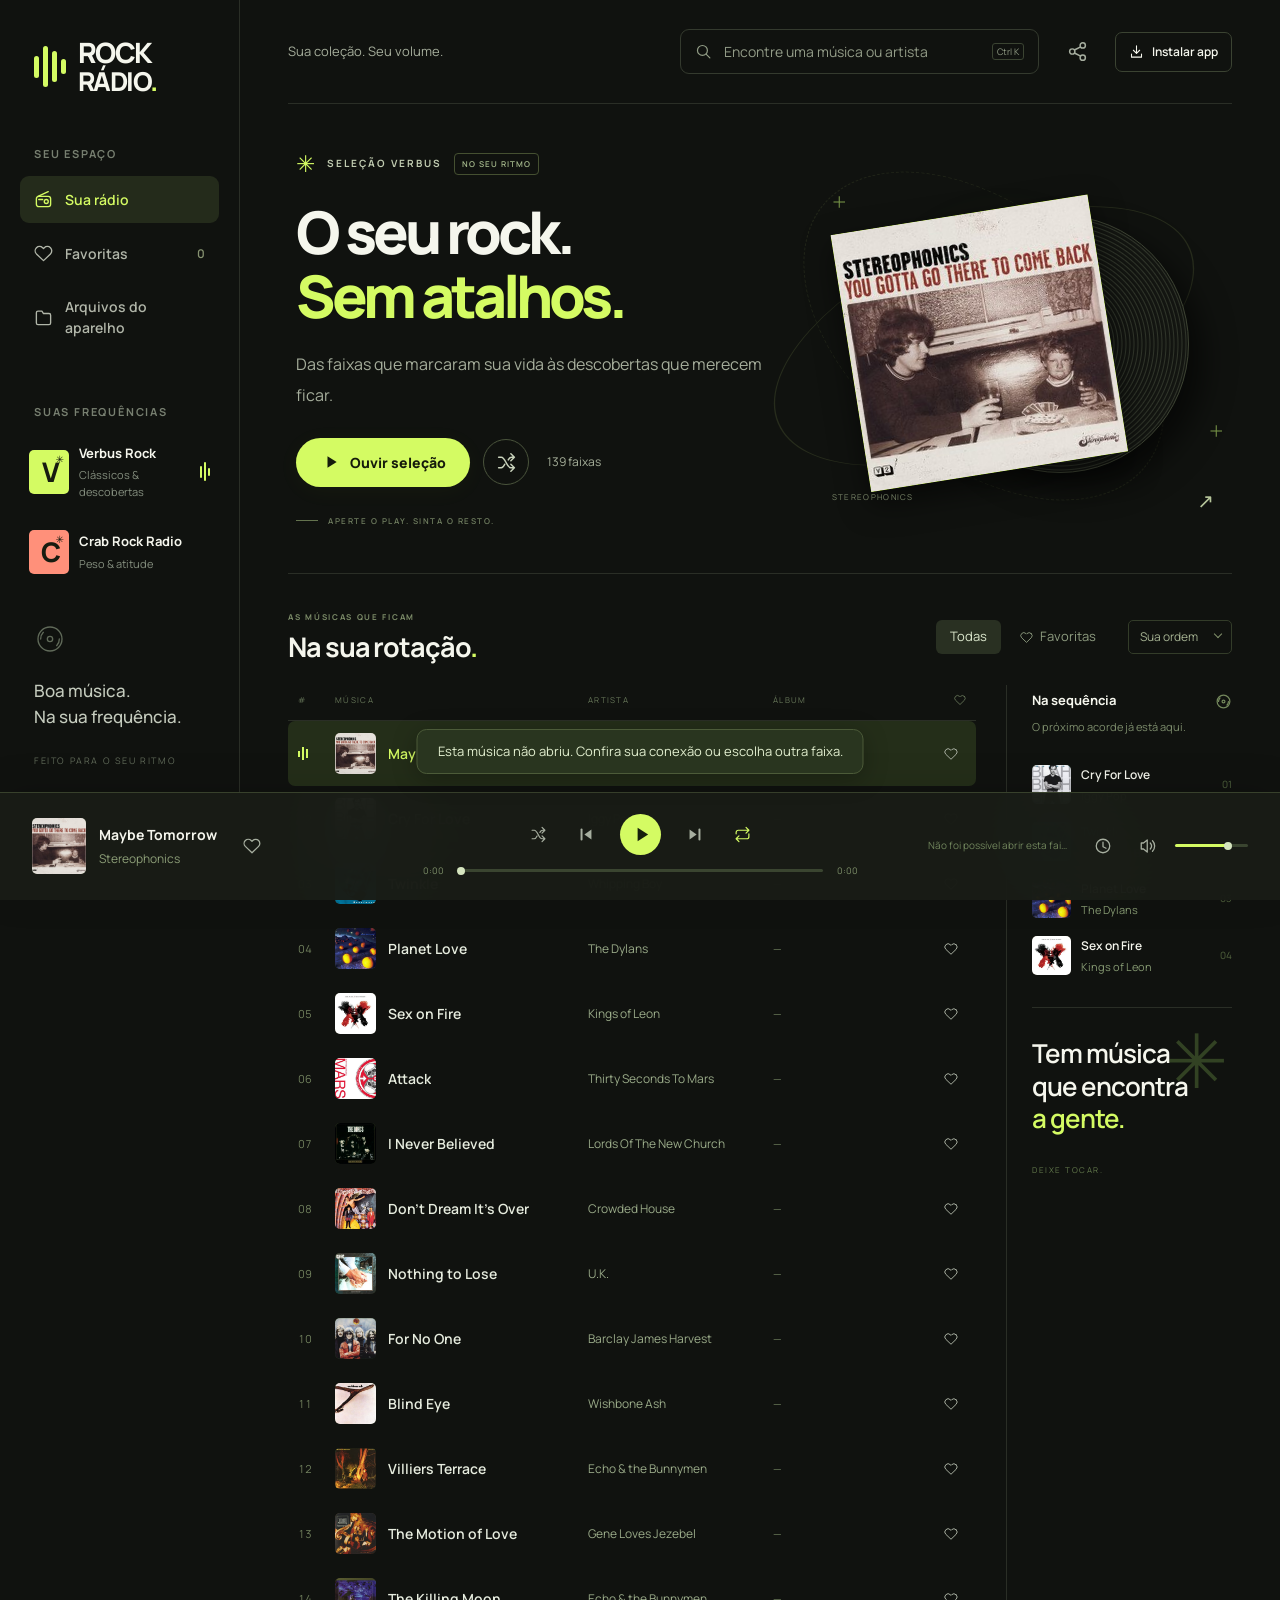
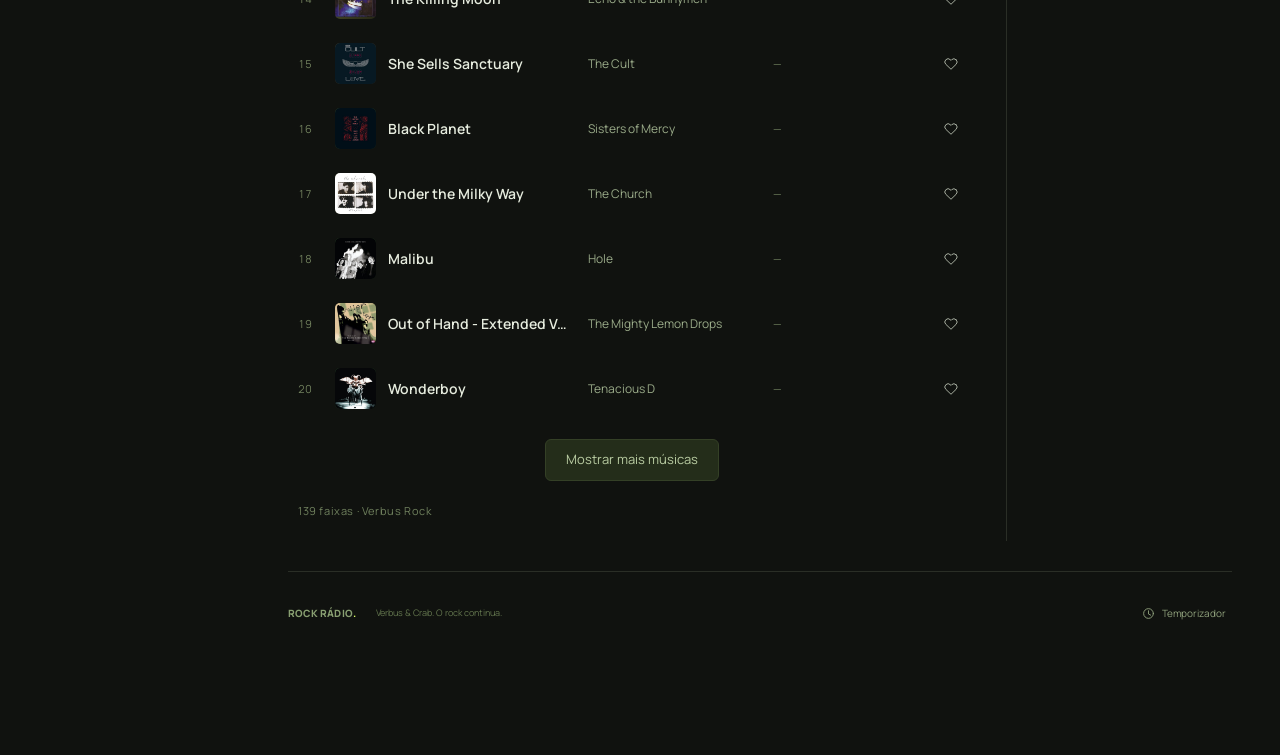
<file: index.html>
<!doctype html>
<html lang="pt-BR">
<head>
  <meta charset="utf-8"><meta name="viewport" content="width=device-width,initial-scale=1,viewport-fit=cover">
  <title>Rock Rádio — A sua frequência.</title>
  <meta name="description" content="Verbus Rock e Crab Rock Radio. Suas músicas, suas capas e o rock no seu ritmo.">
  <meta name="theme-color" content="#10120f"><link rel="icon" href="assets/icon.svg" type="image/svg+xml"><link rel="manifest" href="manifest.webmanifest"><link rel="stylesheet" href="styles.css">
  <script src="catalogos/catalogs.js" defer></script><script src="vendor/jsmediatags.min.js" defer></script><script src="core.js" defer></script><script src="media.js" defer></script><script src="app.js" defer></script>
</head>
<body data-station="verbus">
<svg class="icon-definitions" xmlns="http://www.w3.org/2000/svg" aria-hidden="true"><defs>
<symbol id="i-play" viewBox="0 0 24 24"><path d="m9 5 11 7-11 7Z" fill="currentColor" stroke="none"/></symbol><symbol id="i-pause" viewBox="0 0 24 24"><path d="M8 5v14M16 5v14" stroke-width="4"/></symbol>
<symbol id="i-next" viewBox="0 0 24 24"><path d="m5 5 10 7-10 7Z" fill="currentColor" stroke="none"/><path d="M19 5v14" stroke-width="2.8"/></symbol><symbol id="i-prev" viewBox="0 0 24 24"><path d="m19 5-10 7 10 7Z" fill="currentColor" stroke="none"/><path d="M5 5v14" stroke-width="2.8"/></symbol>
<symbol id="i-heart" viewBox="0 0 24 24"><path d="M20.8 4.7a5.5 5.5 0 0 0-7.8 0L12 5.8l-1.1-1.1a5.5 5.5 0 0 0-7.8 7.8L12 21l8.8-8.5a5.5 5.5 0 0 0 0-7.8Z"/></symbol>
<symbol id="i-search" viewBox="0 0 24 24"><circle cx="10.5" cy="10.5" r="7"/><path d="m16 16 5 5"/></symbol><symbol id="i-radio" viewBox="0 0 24 24"><rect x="3" y="8" width="18" height="13" rx="3"/><path d="m5 8 13-6M6 12h5"/><circle cx="15.5" cy="14.5" r="2.5"/></symbol>
<symbol id="i-shuffle" viewBox="0 0 24 24"><path d="M3 6h3c5 0 6 12 11 12h4m-4-4 4 4-4 4M3 18h3c2 0 3-2 4-4m4-5c1-2 2-3 4-3h3m-4-4 4 4-4 4"/></symbol><symbol id="i-repeat" viewBox="0 0 24 24"><path d="m17 2 4 4-4 4M3 11V9a3 3 0 0 1 3-3h15M7 22l-4-4 4-4m14-3v4a3 3 0 0 1-3 3H3"/></symbol>
<symbol id="i-volume" viewBox="0 0 24 24"><path d="M11 4 6 8H3v8h3l5 4ZM15 8a6 6 0 0 1 0 8m3-11a10 10 0 0 1 0 14"/></symbol><symbol id="i-mute" viewBox="0 0 24 24"><path d="M11 4 6 8H3v8h3l5 4ZM16 9l6 6m0-6-6 6"/></symbol>
<symbol id="i-clock" viewBox="0 0 24 24"><circle cx="12" cy="12" r="9"/><path d="M12 7v6l4 2"/></symbol><symbol id="i-download" viewBox="0 0 24 24"><path d="M12 3v12m-5-5 5 5 5-5M4 16v5h16v-5"/></symbol>
<symbol id="i-share" viewBox="0 0 24 24"><circle cx="18" cy="5" r="3"/><circle cx="6" cy="12" r="3"/><circle cx="18" cy="19" r="3"/><path d="m9 10 6-3m-6 7 6 3"/></symbol><symbol id="i-folder" viewBox="0 0 24 24"><path d="M3 6a2 2 0 0 1 2-2h5l2 3h7a2 2 0 0 1 2 2v10a2 2 0 0 1-2 2H5a2 2 0 0 1-2-2Z"/></symbol><symbol id="i-close" viewBox="0 0 24 24"><path d="m6 6 12 12M6 18 18 6"/></symbol><symbol id="i-disc" viewBox="0 0 24 24"><circle cx="12" cy="12" r="9"/><circle cx="12" cy="12" r="2"/><path d="M7 7a7 7 0 0 0-2 5m12 5a7 7 0 0 0 2-5"/></symbol>
</defs></svg>
<a href="#collection" class="skip-link">Ir para as músicas</a>
<aside class="sidebar">
  <a class="brand" href="./" aria-label="Rock Rádio, início"><span class="brand-bars" aria-hidden="true"><i></i><i></i><i></i><i></i></span><span>ROCK<span class="brand-bottom">RÁDIO<span class="brand-period">.</span></span></span></a>
  <p class="sidebar-label">SEU ESPAÇO</p>
  <nav class="main-nav" aria-label="Navegação principal"><button id="navRadio" class="nav-item selected" type="button"><svg><use href="#i-radio"/></svg>Sua rádio</button><button id="navFavorites" class="nav-item" type="button"><svg><use href="#i-heart"/></svg>Favoritas<span id="favoriteCount" class="count">0</span></button><button id="localFiles" class="nav-item" type="button"><svg><use href="#i-folder"/></svg>Arquivos do aparelho</button></nav>
  <div class="sidebar-separator"></div><p class="sidebar-label">SUAS FREQUÊNCIAS</p>
  <div class="station-nav" aria-label="Escolha a coleção"><button class="station-button active" data-select-station="verbus" aria-pressed="true" type="button"><span class="station-monogram verbus">V<span>✳</span></span><span><strong>Verbus Rock</strong><small>Clássicos & descobertas</small></span><span class="station-wave" aria-hidden="true"><i></i><i></i><i></i></span></button><button class="station-button" data-select-station="crab" aria-pressed="false" type="button"><span class="station-monogram crab">C<span>✳</span></span><span><strong>Crab Rock Radio</strong><small>Peso & atitude</small></span><span class="station-wave" aria-hidden="true"><i></i><i></i><i></i></span></button></div>
  <div class="sidebar-note"><svg><use href="#i-disc"/></svg><p>Boa música.<br>Na sua frequência.</p><span>FEITO PARA O SEU RITMO</span></div>
  <a class="organize-link" href="organizar.html">Organizar minhas músicas</a>
</aside>
<main class="main-content">
  <header class="topbar"><div class="topbar-title"><span class="mobile-wordmark">ROCK RÁDIO.</span><span class="desktop-topbar">Sua coleção. Seu volume.</span></div><label class="search"><svg aria-hidden="true"><use href="#i-search"/></svg><input id="search" type="search" placeholder="Encontre uma música ou artista" aria-label="Buscar música ou artista" autocomplete="off"><kbd>Ctrl K</kbd></label><button id="shareButton" class="icon-button" type="button" aria-label="Compartilhar rádio"><svg><use href="#i-share"/></svg></button><button id="installButton" class="install-button" type="button"><svg><use href="#i-download"/></svg><span>Instalar app</span></button></header>
  <section class="hero" aria-labelledby="heroTitle">
    <div class="hero-copy"><div class="eyebrow"><span class="starburst">✳</span><span id="heroEyebrow">SELEÇÃO VERBUS</span><span class="outline-pill">NO SEU RITMO</span></div><h1 id="heroTitle">O seu rock.<br><span>Sem atalhos.</span></h1><p id="heroDescription">Das faixas que marcaram sua vida<br class="desktop-break"> às descobertas que merecem ficar.</p><div class="hero-actions"><button id="heroPlay" class="primary-button" type="button"><svg><use href="#i-play"/></svg><span>Ouvir seleção</span></button><button id="heroShuffle" class="round-button" type="button" aria-label="Ativar ordem aleatória" aria-pressed="false"><svg><use href="#i-shuffle"/></svg></button><span class="hero-count" id="heroCount">Carregando coleção</span></div><p class="hero-footnote"><span class="small-line"></span>APERTE O PLAY. SINTA O RESTO.</p></div>
    <div class="hero-art"><span class="orbit orbit-one"></span><span class="orbit orbit-two"></span><span class="art-plus plus-one">+</span><span class="art-plus plus-two">+</span><div class="record-disc"><span></span></div><div class="record-sleeve" id="heroSleeve"><div class="sleeve-default"><div class="sleeve-top"><span>ROCK RÁDIO</span><span>EST. SEMPRE</span></div><span class="sleeve-star">✳</span><div class="sleeve-name" id="sleeveName">VERBUS<span>ROCK COLLECTION</span></div><div class="sleeve-bottom"><span>PARA OUVIR<br>DE VERDADE.</span><span class="sleeve-barcode">▌▌▍▌▌▍▌▍</span></div></div><img id="heroCover" class="hero-cover" alt="" hidden></div><div class="art-caption"><span id="artCaption">A SUA COLEÇÃO EM PRIMEIRO PLANO</span><span>↗</span></div></div>
  </section>
  <div class="mobile-stations"><button data-select-station="verbus" class="active" aria-pressed="true" type="button">Verbus Rock</button><button data-select-station="crab" aria-pressed="false" type="button">Crab Rock Radio</button></div>
  <section id="collection" class="collection-section" aria-labelledby="collectionTitle"><div class="section-heading"><div><span class="eyebrow small">AS MÚSICAS QUE FICAM</span><h2 id="collectionTitle">Na sua rotação<span>.</span></h2></div><div class="collection-filters"><button id="allFilter" class="filter active" type="button" aria-pressed="true">Todas</button><button id="favoritesFilter" class="filter" type="button" aria-pressed="false"><svg><use href="#i-heart"/></svg>Favoritas</button><label class="sort-control"><span class="sr-only">Ordenar músicas</span><select id="sort"><option value="original">Sua ordem</option><option value="title">Música A–Z</option><option value="artist">Artista A–Z</option></select></label></div></div>
  <div class="collection-layout"><div class="track-list-wrap"><div class="list-labels" aria-hidden="true"><span>#</span><span>MÚSICA</span><span>ARTISTA</span><span>ÁLBUM</span><svg><use href="#i-heart"/></svg></div><div id="trackList" class="track-list"></div><p id="emptyMessage" class="empty-state" hidden>Nenhuma música por aqui ainda.</p><button id="loadMore" class="load-more" type="button" hidden>Mostrar mais músicas</button><p id="collectionSummary" class="collection-summary"></p></div>
  <aside class="queue-panel" aria-label="Fila de reprodução"><div class="queue-heading"><h3>Na sequência</h3><svg><use href="#i-disc"/></svg></div><p class="queue-subtitle">O próximo acorde já está aqui.</p><div id="queueList"></div><div class="queue-quote"><span class="quote-star">✳</span><p>Tem música<br>que encontra<br><em>a gente.</em></p><span>DEIXE TOCAR.</span></div></aside></div></section>
  <footer class="page-footer"><span>ROCK RÁDIO<span class="accent">.</span></span><p>Verbus & Crab. O rock continua.</p><button id="sleepTextButton" type="button"><svg><use href="#i-clock"/></svg><span>Temporizador</span></button></footer>
</main>
<section class="player" aria-label="Player de música"><div class="player-track"><div class="player-cover" id="playerCoverWrap"><svg><use href="#i-disc"/></svg><img id="playerCover" alt="" hidden></div><div class="player-track-text"><strong id="trackTitle">Escolha a sua música</strong><span id="trackArtist">Sua próxima favorita está aqui.</span></div><button id="favoriteCurrent" class="icon-button" type="button" aria-label="Favoritar música atual" aria-pressed="false"><svg><use href="#i-heart"/></svg></button></div><div class="player-center"><div class="playback-controls"><button id="shuffle" class="icon-button" type="button" aria-label="Ativar ordem aleatória" aria-pressed="false"><svg><use href="#i-shuffle"/></svg></button><button id="previous" class="icon-button" type="button" aria-label="Música anterior"><svg><use href="#i-prev"/></svg></button><button id="play" class="play-button" type="button" aria-label="Reproduzir" aria-pressed="false"><svg><use href="#i-play"/></svg></button><button id="next" class="icon-button" type="button" aria-label="Próxima música"><svg><use href="#i-next"/></svg></button><button id="repeat" class="icon-button active" type="button" aria-label="Repetir coleção; clique para repetir a música" aria-pressed="true"><svg><use href="#i-repeat"/></svg><span class="repeat-one" hidden>1</span></button></div><div class="seek-row"><span id="elapsed">0:00</span><input id="seek" type="range" min="0" max="1000" value="0" step="1" aria-label="Posição da música" disabled><span id="duration">0:00</span></div></div><div class="player-extras"><span id="playbackStatus" class="playback-status" aria-live="polite">Pronta para tocar</span><button id="sleep" class="icon-button" type="button" aria-label="Temporizador"><svg><use href="#i-clock"/></svg></button><button id="mute" class="icon-button" type="button" aria-label="Silenciar"><svg><use href="#i-volume"/></svg></button><input id="volume" type="range" min="0" max="100" value="75" aria-label="Volume"></div></section>
<audio id="audio" preload="metadata" playsinline></audio><input id="fileInput" type="file" accept="audio/mpeg,audio/mp3,.mp3" multiple hidden><div id="toast" class="toast" role="status" aria-live="polite" hidden></div>
<dialog id="sleepDialog"><form method="dialog"><div class="dialog-heading"><h2>Deixe o tempo com a gente.</h2><button class="icon-button" aria-label="Fechar" value="cancel"><svg><use href="#i-close"/></svg></button></div><p>A música para sozinha quando você escolher.</p><div class="timer-options"><button data-minutes="15" type="button">15 min</button><button data-minutes="30" type="button">30 min</button><button data-minutes="60" type="button">1 hora</button><button data-minutes="90" type="button">1h30</button></div><p id="timerDescription">Temporizador desligado.</p><button id="cancelTimer" type="button" class="secondary-button">Desligar temporizador</button></form></dialog>
<noscript><p class="noscript">Ative o JavaScript no navegador para usar o player.</p></noscript>
</body></html>
</file>
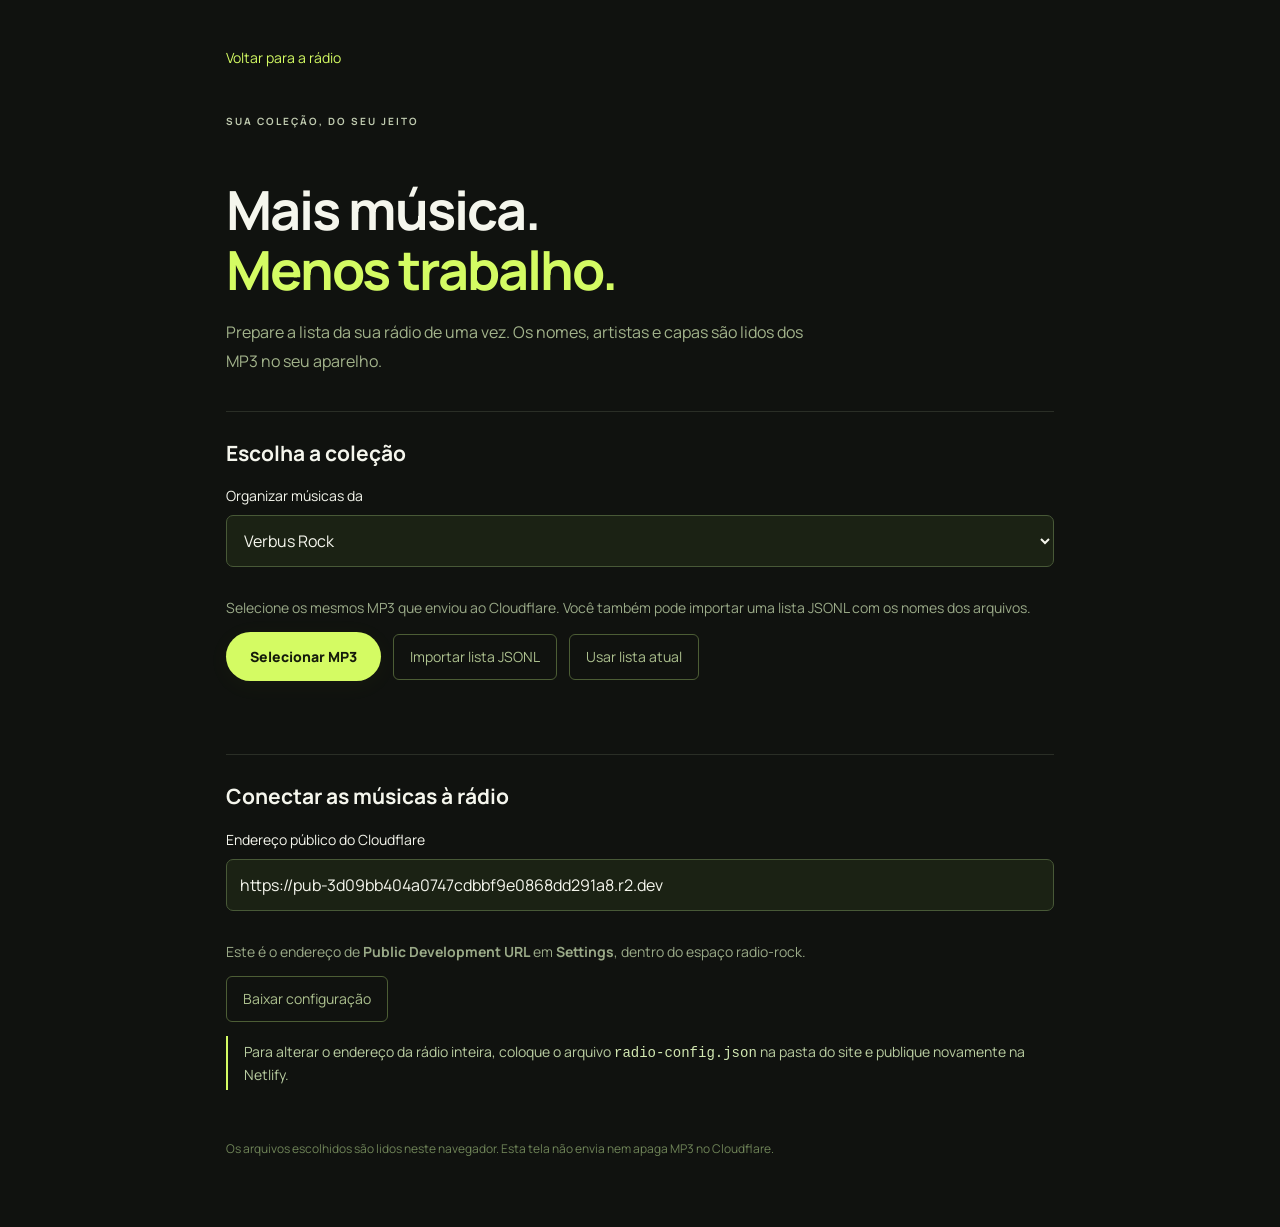
<file: organizar.html>
<!doctype html><html lang="pt-BR"><head><meta charset="utf-8"><meta name="viewport" content="width=device-width,initial-scale=1"><title>Organizar músicas — Rock Rádio</title><link rel="icon" href="assets/icon.svg"><link rel="stylesheet" href="styles.css"><style>
.organizer{max-width:880px;margin:0 auto;padding:45px 26px 70px}.organizer>a{color:var(--accent);text-decoration:none;font-size:14px}.organizer h1{font-size:clamp(32px,6vw,54px);line-height:1.12;letter-spacing:-2px;margin:50px 0 18px}.organizer .intro{font-size:16px;color:#a2b38b;max-width:580px;line-height:1.8}.setup-panel{border-top:1px solid var(--line);padding-top:26px;margin-top:35px}.setup-panel h2{font-size:21px;margin:0 0 16px}.setup-panel p{font-size:14px;color:#9aaa88}.setup-panel label{display:block;font-size:14px;margin-bottom:9px}.setup-panel select,.setup-panel input[type=url]{background:#1b2214;border:1px solid #485937;border-radius:7px;padding:13px;color:var(--text);width:100%;font-size:16px;margin-bottom:16px}.setup-buttons{display:flex;gap:12px;flex-wrap:wrap;align-items:center}.setup-buttons .secondary-button{min-height:46px;font-size:14px}.setup-results{margin-top:22px;line-height:1.9;font-size:14px;color:#adc68a}.setup-table{width:100%;margin-top:20px;border-collapse:collapse;font-size:13px}.setup-table th{text-align:left;color:#768f5b;font-weight:500;border-bottom:1px solid var(--line);padding:10px}.setup-table td{padding:10px;border-bottom:1px solid var(--line)}.setup-table td:first-child{max-width:300px;overflow:hidden;text-overflow:ellipsis}.setup-table td:last-child{width:60px}progress{width:100%;accent-color:var(--accent);margin-top:22px}.setup-note{border-left:2px solid var(--accent);padding:5px 0 5px 16px;color:#b9cda1!important}.setup-status{min-height:24px}.setup-download{margin-top:20px}.setup-link{color:var(--accent)}.organizer footer{color:#6f8458;font-size:12px;margin-top:50px}.organizer code{color:#d2e8b2;word-break:break-all}
</style><script src="catalogos/catalogs.js" defer></script><script src="vendor/jsmediatags.min.js" defer></script><script src="core.js" defer></script><script src="media.js" defer></script><script src="organizar.js" defer></script></head><body><main class="organizer"><a href="./">Voltar para a rádio</a><p class="eyebrow" style="margin-top:45px">SUA COLEÇÃO, DO SEU JEITO</p><h1>Mais música.<br><span class="accent">Menos trabalho.</span></h1><p class="intro">Prepare a lista da sua rádio de uma vez. Os nomes, artistas e capas são lidos dos MP3 no seu aparelho.</p>
<section class="setup-panel"><h2>Escolha a coleção</h2><label for="station">Organizar músicas da</label><select id="station"><option value="verbus">Verbus Rock</option><option value="crab">Crab Rock Radio</option></select><p>Selecione os mesmos MP3 que enviou ao Cloudflare. Você também pode importar uma lista JSONL com os nomes dos arquivos.</p><div class="setup-buttons"><button id="chooseMusic" class="primary-button" type="button">Selecionar MP3</button><button id="chooseList" class="secondary-button" type="button">Importar lista JSONL</button><button id="useCurrent" class="secondary-button" type="button">Usar lista atual</button></div><input id="musicFiles" type="file" accept=".mp3,audio/mpeg" multiple hidden><input id="listFile" type="file" accept=".jsonl,.json,.txt,application/json" hidden><progress id="progress" max="100" value="0" hidden></progress><p id="status" class="setup-status" aria-live="polite"></p><div id="results" class="setup-results" hidden><strong id="resultCount"></strong><p id="coverCount"></p><table class="setup-table"><thead><tr><th>Música</th><th>Artista</th><th>Capa</th></tr></thead><tbody id="previewRows"></tbody></table><button id="downloadCatalog" class="primary-button setup-download" type="button">Baixar lista da coleção</button><p class="setup-note" id="uploadHint"></p></div></section>
<section class="setup-panel"><h2>Conectar as músicas à rádio</h2><label for="storageUrl">Endereço público do Cloudflare</label><input id="storageUrl" type="url" placeholder="https://pub-….r2.dev" autocomplete="off"><p>Este é o endereço de <strong>Public Development URL</strong> em <strong>Settings</strong>, dentro do espaço radio-rock.</p><div class="setup-buttons"><button id="downloadConfig" class="secondary-button" type="button">Baixar configuração</button></div><p class="setup-note">Para alterar o endereço da rádio inteira, coloque o arquivo <code>radio-config.json</code> na pasta do site e publique novamente na Netlify.</p><p id="configStatus" aria-live="polite"></p></section><footer>Os arquivos escolhidos são lidos neste navegador. Esta tela não envia nem apaga MP3 no Cloudflare.</footer></main></body></html>
</file>
<file: styles.css>
@font-face{font-family:Manrope;src:url('assets/manrope.ttf') format('truetype');font-weight:200 800;font-display:swap}
:root{color-scheme:dark;--bg:#10120f;--panel:#171a16;--muted:#969e90;--line:#2a2e26;--text:#f5f6ed;--accent:#d4fb63;--accent-dark:#1a200f;--coral:#ff876f;--sidebar:240px;font:16px/1.5 Manrope,system-ui,sans-serif}
*{box-sizing:border-box}body{margin:0;background:var(--bg);color:var(--text)}body[data-station=crab]{--accent:#ff9a83;--accent-dark:#2d1713}button,input,select{font:inherit}button,a,input,select{-webkit-tap-highlight-color:transparent}button{cursor:pointer}button{color:inherit}button:disabled{cursor:default;opacity:.4}a{color:inherit}button,select,input{touch-action:manipulation}button:focus-visible,a:focus-visible,select:focus-visible,input:focus-visible{outline:2px solid var(--accent);outline-offset:5px}button{border:0}button svg,svg.icon{width:21px;height:21px;flex:none}svg{fill:none;stroke:currentColor;stroke-width:1.7;stroke-linecap:round;stroke-linejoin:round}.icon-definitions{position:absolute;width:0;height:0;overflow:hidden}.sr-only{position:absolute;width:1px;height:1px;padding:0;overflow:hidden;clip:rect(0,0,0,0);white-space:nowrap;border:0}[hidden]{display:none!important}.skip-link{position:fixed;top:-100px;left:16px;z-index:100;background:var(--accent);color:#10120f;padding:12px 18px}.skip-link:focus{top:8px}
.sidebar{position:fixed;inset:0 auto 108px 0;width:var(--sidebar);border-right:1px solid var(--line);background:#10120f;padding:40px 20px 24px;display:flex;flex-direction:column;z-index:5;overflow:auto}.brand{display:flex;gap:12px;align-items:center;text-decoration:none;font-weight:800;font-size:28px;line-height:.9;letter-spacing:-1.6px;margin:0 14px 52px}.brand-bottom{display:block;font-size:26px;margin-top:5px}.brand-period{color:var(--accent)}.brand-bars{display:flex;align-items:center;gap:4px;height:44px;color:var(--accent)}.brand-bars i{width:5px;border-radius:5px;background:currentColor}.brand-bars i:nth-child(1){height:22px}.brand-bars i:nth-child(2){height:41px}.brand-bars i:nth-child(3){height:31px}.brand-bars i:nth-child(4){height:15px}.sidebar-label{font-size:11px;font-weight:700;letter-spacing:1.8px;color:#777f70;margin:0 14px 14px}.main-nav{display:grid;gap:7px}.nav-item{min-height:47px;display:flex;align-items:center;gap:12px;background:transparent;color:#b1b6a9;text-align:left;padding:12px 14px;border-radius:9px;font-size:14px;font-weight:600}.nav-item svg{width:19px;height:19px}.nav-item:hover{background:#1e221b}.nav-item.selected{background:#242b1b;color:var(--accent)}.count{margin-left:auto;font-size:12px;color:#879371}.sidebar-separator{height:1px;background:var(--line);margin:27px 14px}.station-nav{display:grid;gap:12px}.station-button{display:flex;align-items:center;gap:10px;text-align:left;background:transparent;width:100%;padding:9px;border-radius:10px}.station-button:hover{background:#1c2019}.station-button strong{display:block;font-size:13px;font-weight:700}.station-button small{display:block;color:#858f7f;font-size:11px;margin-top:4px}.station-monogram{display:grid;place-content:center;position:relative;width:40px;height:44px;border-radius:5px;flex:none;color:#171c10;font-weight:800;font-size:27px;letter-spacing:-3px}.station-monogram.verbus{background:#d4fb63}.station-monogram.crab{background:#ff907a}.station-monogram>span{position:absolute;font-size:10px;right:5px;top:2px;letter-spacing:0}.station-wave{display:none;gap:2px;align-items:center;margin-left:auto;color:var(--accent)}.station-wave i{background:currentColor;width:2px;height:12px;border-radius:2px}.station-wave i:nth-child(2){height:19px}.station-wave i:nth-child(3){height:8px}.station-button.active .station-wave{display:flex}.sidebar-note{margin:70px 14px 15px;color:#606a59}.sidebar-note>svg{width:32px;height:32px;stroke-width:1}.sidebar-note p{color:#c4cbbd;font-size:17px;line-height:1.5;font-weight:500}.sidebar-note>span{font-size:9px;letter-spacing:1.6px}.organize-link{margin:auto 14px 0;padding-top:25px;font-size:11px;color:#7c8773;text-decoration:none}.organize-link:hover{color:var(--accent)}
.main-content{margin-left:var(--sidebar);padding:0 48px 126px;max-width:2000px}.topbar{height:104px;display:flex;align-items:center;gap:20px;border-bottom:1px solid var(--line)}.topbar-title{font-size:13px;color:#a5ad9b;margin-right:auto;white-space:nowrap}.mobile-wordmark{display:none}.search{display:flex;align-items:center;gap:12px;border:1px solid #343a2e;border-radius:9px;padding:11px 14px;min-width:280px;max-width:390px;width:38%;color:#929d86}.search svg{width:17px;height:17px;flex:none}.search input{padding:0;width:100%;min-width:0;font-size:12px;background:transparent;border:0;color:var(--text);outline:none!important}.search input::placeholder{color:#929b87}.search:focus-within{border-color:#79875c}.search kbd{font:9px Manrope,sans-serif;border:1px solid #3b4432;padding:1px 4px;border-radius:3px;white-space:nowrap;color:#929d86}.icon-button{background:transparent;border-radius:50%;width:36px;height:36px;padding:8px;display:inline-flex;align-items:center;justify-content:center;flex:none;color:#a7afa0}.icon-button:hover{color:var(--text);background:#ffffff09}.icon-button.active{color:var(--accent)}.icon-button.is-favorite{color:var(--accent)}.is-favorite svg{fill:currentColor}.install-button{background:transparent;border:1px solid #3b4332;border-radius:7px;display:flex;align-items:center;justify-content:center;gap:8px;padding:10px 13px;white-space:nowrap;font-size:11px;font-weight:600}.install-button svg{height:15px;width:15px}.install-button:hover{border-color:var(--accent);color:var(--accent)}
.hero{display:grid;grid-template-columns:1.07fr 1fr;gap:26px;min-height:440px;padding:48px 8px 46px;align-items:center;position:relative}.hero-copy{z-index:1}.eyebrow{display:flex;align-items:center;gap:10px;font-size:10px;font-weight:700;letter-spacing:2px;color:#c0cbb0}.starburst{font-size:23px;color:var(--accent);line-height:1}.outline-pill{font-size:8px;letter-spacing:1px;font-weight:600;border:1px solid #455031;border-radius:4px;padding:4px 7px;color:#a5b98c;white-space:nowrap;margin-left:2px}.hero h1{font-size:clamp(44px,4.6vw,76px);line-height:1.08;letter-spacing:-4px;font-weight:800;margin:25px 0 22px}.hero h1>span{color:var(--accent)}.hero-copy>p:not(.hero-footnote){color:#a5ad9b;font-size:14px;line-height:1.9;margin:0 0 28px}.hero-actions{display:flex;align-items:center;gap:13px}.primary-button{display:inline-flex;align-items:center;justify-content:center;gap:10px;background:var(--accent);color:#151b0b;border-radius:99px;padding:14px 24px;font-size:13px;font-weight:800;white-space:nowrap;box-shadow:0 4px 25px #b6e9310a}.primary-button:hover{filter:brightness(1.08);transform:translateY(-1px)}.primary-button svg{height:20px;width:20px}.round-button{display:inline-grid;place-items:center;border:1px solid #4a543c;border-radius:50%;width:46px;height:46px;background:transparent;color:#c9d3bc}.round-button[aria-pressed=true]{color:var(--accent);border-color:var(--accent)}.hero-count{color:#a6af9a;font-size:11px;white-space:nowrap;margin-left:5px}.hero-footnote{margin:28px 0 0;display:flex;align-items:center;gap:10px;font-size:8px;font-weight:600;letter-spacing:1.5px;color:#707e60}.small-line{height:1px;width:22px;background:#64734e}.hero-art{height:340px;position:relative;display:flex;align-items:center;justify-content:center;isolation:isolate}.hero-art::before{content:'';position:absolute;width:300px;height:300px;background:radial-gradient(ellipse,#829f371b,transparent 65%);z-index:-2;filter:blur(20px)}.orbit{position:absolute;width:320px;height:320px;border:1px solid #444d2d;border-radius:50%;opacity:.45;left:45%;top:49%;transform:translate(-50%,-50%) rotate(-23deg) scaleX(1.4) scaleY(.65);z-index:-1}.orbit-two{transform:translate(-50%,-50%) rotate(39deg) scaleX(1.3) scaleY(.8);border-style:dashed;opacity:.3}.art-plus{position:absolute;font-size:25px;color:#789648;font-weight:200}.plus-one{left:10%;top:14px}.plus-two{right:0;bottom:60px}.record-disc{position:absolute;height:258px;width:258px;border-radius:50%;background:repeating-radial-gradient(circle,#141612 0,#141612 1px,#30352a 2px,#121410 3px,#121410 4px);border:1px solid #3d4333;transform:translate(54px,5px);box-shadow:15px 15px 30px #0008}.record-disc>span{position:absolute;width:67px;height:67px;background:#393f28;border-radius:50%;inset:0;margin:auto;border:14px solid #718344}.record-disc>span::after{content:'';position:absolute;width:8px;height:8px;background:#11140e;border-radius:50%;inset:0;margin:auto}.record-sleeve{width:260px;height:282px;position:relative;transform:rotate(-9deg) translate(-27px,0);background:var(--accent);color:#132007;box-shadow:0 13px 30px #0008;overflow:hidden}.sleeve-default{width:100%;height:100%;padding:16px 19px;position:relative;overflow:hidden;background:linear-gradient(160deg,transparent 40%,#56761629 100%)}.sleeve-default::before{content:'';position:absolute;inset:0;opacity:.14;background-image:url("data:image/svg+xml,%3Csvg viewBox='0 0 180 180' xmlns='http://www.w3.org/2000/svg'%3E%3Cfilter id='n'%3E%3CfeTurbulence type='fractalNoise' baseFrequency='.7' numOctaves='3' stitchTiles='stitch'/%3E%3C/filter%3E%3Cpath filter='url(%23n)' opacity='.7' d='M0 0h180v180H0z'/%3E%3C/svg%3E");mix-blend-mode:multiply;pointer-events:none}.sleeve-top{display:flex;justify-content:space-between;font-size:7px;font-weight:700;letter-spacing:1px;border-bottom:1px solid #13200766;padding-bottom:8px;position:relative;z-index:1}.sleeve-star{display:block;position:absolute;top:16px;right:6px;line-height:1;font-size:190px;transform:rotate(20deg);color:#192a0a}.sleeve-name{position:absolute;bottom:48px;left:17px;font-size:45px;line-height:.85;font-weight:800;letter-spacing:-2.5px;z-index:1}.sleeve-name span{display:block;letter-spacing:2px;font-size:7px;margin-top:12px;font-weight:800}.sleeve-bottom{position:absolute;bottom:14px;left:19px;right:15px;display:flex;align-items:center;justify-content:space-between;font-size:6px;line-height:1.3;letter-spacing:.6px;font-weight:700}.sleeve-barcode{font-size:22px;letter-spacing:-4px}.hero-cover{position:absolute;inset:0;width:100%;height:100%;object-fit:cover}.record-sleeve.has-cover .sleeve-default{visibility:hidden}.art-caption{position:absolute;bottom:-2px;left:10%;right:2%;display:flex;justify-content:space-between;font-size:8px;letter-spacing:1.3px;color:#7a8669}.art-caption>span:last-child{font-size:20px;color:#b7c69b;line-height:1}.mobile-stations{display:none}
.collection-section{padding-top:15px;border-top:1px solid var(--line);scroll-margin-top:22px}.section-heading{display:flex;align-items:center;justify-content:space-between;gap:15px;padding:22px 0}.eyebrow.small{font-size:8px;letter-spacing:1.7px;color:#7d8d69}.section-heading h2{font-size:27px;letter-spacing:-1.1px;line-height:1.2;font-weight:700;margin:8px 0 0}.section-heading h2>span{color:var(--accent)}.collection-filters{display:flex;align-items:center;gap:5px}.filter{display:inline-flex;align-items:center;gap:7px;padding:7px 14px;background:transparent;color:#8d9b7f;font-size:11px;min-height:33px;border-radius:6px}.filter.active{color:#dce8cd;background:#293022}.filter svg{width:13px;height:13px}.sort-control{position:relative;margin-left:13px}.sort-control::after{position:absolute;content:'';width:5px;height:5px;border-right:1px solid #81916b;border-bottom:1px solid #81916b;transform:rotate(45deg);right:11px;top:11px;pointer-events:none}.sort-control select{appearance:none;background:transparent;border:1px solid #333c29;border-radius:5px;font-size:10px;color:#a4b191;padding:7px 28px 7px 11px;max-width:150px}.sort-control option{background:var(--panel);color:var(--text)}.collection-layout{display:grid;grid-template-columns:minmax(0,1fr) 226px;gap:30px}.list-labels{display:grid;grid-template-columns:22px minmax(0,1.4fr) minmax(0,1fr) minmax(0,.9fr) 25px;gap:15px;color:#68785a;font-size:8px;letter-spacing:1.3px;padding:9px 10px 14px;border-bottom:1px solid var(--line)}.list-labels svg{height:12px;width:12px;margin-left:auto}.track-row{display:grid;grid-template-columns:22px minmax(0,1.4fr) minmax(0,1fr) minmax(0,.9fr) 25px;gap:15px;min-height:65px;align-items:center;padding:9px 10px;border-radius:7px;position:relative}.track-row:hover{background:#20251a}.track-row.current{background:#242e19}.row-number{font-size:11px;color:#71805d;font-variant-numeric:tabular-nums;align-self:center}.track-row.current .row-number{color:var(--accent)}.row-number .mini-bars{display:flex;align-items:center;gap:2px;height:15px}.mini-bars i{width:2px;height:6px;background:currentColor}.mini-bars i:nth-child(2){height:13px}.mini-bars i:nth-child(3){height:9px}body.is-playing .current .mini-bars i{animation:equalize 1.1s ease-in-out infinite alternate}.mini-bars i:nth-child(2){animation-delay:-.5s!important}.mini-bars i:nth-child(3){animation-delay:-.9s!important}.track-main{display:flex;align-items:center;gap:12px;min-width:0;background:transparent;text-align:left;padding:0;color:#e6ecde;width:100%}.track-main::after{content:'';position:absolute;inset:0;z-index:1;border-radius:7px}.track-main:focus-visible::after{outline:2px solid var(--accent);outline-offset:-2px}.track-main:focus-visible{outline:none}.track-thumb{height:41px;width:41px;display:grid;place-items:center;flex:none;overflow:hidden;border-radius:5px;background:linear-gradient(140deg,hsl(var(--hue,80) 30% 28%),hsl(var(--hue,80) 28% 12%));color:hsl(var(--hue,80) 30% 72%);position:relative}.track-thumb svg{width:23px;height:23px;opacity:.7;stroke-width:1}.track-thumb img{position:absolute;inset:0;width:100%;height:100%;object-fit:cover}.track-copy{display:block;min-width:0}.track-copy strong{display:block;font-size:11px;font-weight:600;overflow:hidden;white-space:nowrap;text-overflow:ellipsis}.track-copy small{display:none;font-size:10px;color:#889779;overflow:hidden;white-space:nowrap;text-overflow:ellipsis}.current .track-copy strong{color:var(--accent)}.row-artist,.row-album{font-size:10px;color:#9aab89;overflow:hidden;white-space:nowrap;text-overflow:ellipsis}.row-album{color:#6e805e;font-size:9px}.row-favorite{z-index:2;width:29px;height:32px;padding:7px;position:relative;justify-self:end}.row-favorite svg{width:14px;height:14px}.load-more{display:block;margin:18px auto 6px;background:#242d1a;color:#b9cca2;border:1px solid #344026;padding:10px 20px;font-size:11px;border-radius:6px}.collection-summary{font-size:9px;letter-spacing:.6px;color:#6f805d;margin:22px 10px}.empty-state{padding:40px 12px;color:#a0af8e;font-size:14px}.queue-panel{border-left:1px solid var(--line);padding-left:25px}.queue-heading{display:flex;justify-content:space-between;align-items:center;margin-top:6px}.queue-heading h3{font-size:13px;font-weight:700;margin:0}.queue-heading svg{height:17px;width:17px;color:#74885c}.queue-subtitle{font-size:9px;color:#7d8d6c;margin:8px 0 21px}.queue-item{display:flex;gap:10px;align-items:center;background:transparent;padding:9px 0;text-align:left;width:100%;color:var(--text)}.queue-item:hover .track-copy strong{color:var(--accent)}.queue-item .track-thumb{width:39px;height:39px}.queue-item .track-copy strong{font-size:10px}.queue-item .track-copy small{display:block;font-size:9px;color:#869a72;margin-top:4px}.queue-item .track-copy{flex:1}.queue-item>span:last-child{color:#52643f;font-size:10px}.queue-quote{position:relative;border-top:1px solid var(--line);margin-top:23px;padding:29px 0 10px;overflow:hidden}.quote-star{font-size:75px;position:absolute;right:4px;top:14px;color:#324223;line-height:1}.queue-quote>p{font-size:26px;letter-spacing:-1px;font-weight:600;line-height:1.25;margin:0 0 20px;position:relative}.queue-quote em{font-style:normal;color:var(--accent)}.queue-quote>span:last-child{font-size:8px;letter-spacing:1.5px;color:#63794c}.page-footer{display:flex;align-items:center;gap:20px;border-top:1px solid var(--line);margin-top:30px;padding-top:25px;font-size:10px;color:#63764e}.page-footer>span{font-weight:800;letter-spacing:.2px;color:#889f71}.accent{color:var(--accent)}.page-footer>p{font-size:9px}.page-footer>button{margin-left:auto;display:flex;gap:7px;align-items:center;color:#90a27d;font-size:10px;background:transparent}.page-footer>button svg{width:13px;height:13px}
.player{position:fixed;bottom:0;left:0;right:0;height:108px;background:#191d16f5;backdrop-filter:blur(30px);border-top:1px solid #38412c;z-index:20;display:grid;grid-template-columns:minmax(200px,1fr) minmax(300px,440px) minmax(200px,1fr);align-items:center;gap:25px;padding:13px 32px 15px;box-shadow:0 -5px 35px #0002}.player-track{display:flex;align-items:center;gap:13px;min-width:0}.player-cover{width:54px;height:56px;flex:none;border-radius:5px;background:#30411e;color:#b1d080;display:grid;place-items:center;position:relative;overflow:hidden}.player-cover svg{width:30px;height:30px;stroke-width:1}.player-cover img{position:absolute;inset:0;width:100%;height:100%;object-fit:cover}.player-track-text{min-width:0}.player-track-text strong{font-size:12px;font-weight:700;display:block;overflow:hidden;white-space:nowrap;text-overflow:ellipsis}.player-track-text>span{font-size:10px;display:block;color:#8d9f78;margin-top:5px;overflow:hidden;white-space:nowrap;text-overflow:ellipsis}.player-track>.icon-button{margin-left:4px}.player-track>.icon-button svg{height:18px;width:18px}.player-center{width:100%}.playback-controls{display:flex;align-items:center;justify-content:center;gap:19px}.playback-controls .icon-button{height:29px;width:29px;padding:6px}.playback-controls .icon-button svg{width:17px;height:17px}.play-button{display:grid;place-items:center;width:41px;height:41px;border-radius:50%;background:var(--accent);color:#16200c;flex:none;transition:transform .15s}.play-button:hover{transform:scale(1.06)}.play-button svg{width:23px;height:23px}.repeat-one{position:absolute;font-size:8px;font-weight:800;line-height:1;border-radius:10px;background:var(--panel);color:var(--accent);padding:1px;bottom:4px;right:4px}#repeat{position:relative}.seek-row{display:flex;align-items:center;gap:11px;margin-top:9px}.seek-row>span{font-size:9px;color:#80936c;min-width:26px;text-align:center;font-variant-numeric:tabular-nums}input[type=range]{appearance:none;-webkit-appearance:none;background:linear-gradient(to right,var(--accent) var(--progress,0%),#3a4530 var(--progress,0%));height:3px;border-radius:5px;cursor:pointer;margin:0;accent-color:var(--accent)}input[type=range]::-webkit-slider-thumb{appearance:none;width:8px;height:8px;border-radius:50%;background:#d5e5bf}input[type=range]::-moz-range-thumb{width:8px;height:8px;border:0;border-radius:50%;background:#d5e5bf}#seek{flex:1;min-width:0}#seek:disabled{cursor:default}.player-extras{display:flex;justify-content:flex-end;align-items:center;gap:9px}.player-extras .icon-button svg{height:18px;width:18px}.player-extras #volume{width:73px;--progress:75%}.playback-status{font-size:8px;color:#71865d;white-space:nowrap;margin-right:8px;max-width:140px;overflow:hidden;text-overflow:ellipsis}.toast{position:fixed;bottom:126px;left:50%;transform:translateX(-50%);border:1px solid #4c5b39;border-radius:10px;background:#29351f;color:#e2efcf;box-shadow:0 5px 25px #0004;z-index:50;padding:12px 20px;font-size:13px;max-width:calc(100vw - 30px)}dialog{border:1px solid #4a5836;border-radius:18px;padding:27px;background:#1a2115;color:var(--text);max-width:min(480px,calc(100vw - 28px));box-shadow:0 20px 80px #0008}dialog::backdrop{background:#050803bf;backdrop-filter:blur(5px)}.dialog-heading{display:flex;align-items:flex-start;gap:18px;justify-content:space-between}.dialog-heading h2{font-size:24px;letter-spacing:-.8px;line-height:1.3;margin:4px 0 12px}.dialog-heading .icon-button{margin-top:0}dialog p{color:#a4b78b;font-size:14px}.timer-options{display:grid;grid-template-columns:repeat(4,1fr);gap:8px;margin:23px 0}.timer-options button{border:1px solid #53633d;background:#2a3720;border-radius:7px;font-size:13px;padding:12px 6px}.timer-options button:hover{color:#142009;background:var(--accent)}.secondary-button{background:transparent;border:1px solid #4c5d35;padding:10px 16px;border-radius:6px;font-size:12px;color:#adc18f}.noscript{position:fixed;inset:0;z-index:100;background:#111;color:#fff;padding:30px}
@keyframes equalize{0%{transform:scaleY(.4)}100%{transform:scaleY(1.2)}}
@media(min-width:1600px){.main-content{padding-left:65px;padding-right:65px}.hero{min-height:500px}.hero-art{transform:scale(1.1)}.hero h1{font-size:82px}.hero-copy>p:not(.hero-footnote){font-size:16px}.collection-layout{grid-template-columns:minmax(0,1fr) 260px}.track-copy strong{font-size:13px}.row-artist{font-size:12px}.row-album{font-size:11px}.queue-item .track-copy strong{font-size:12px}.queue-item .track-copy small{font-size:11px}}
@media(max-width:1250px){:root{--sidebar:215px}.sidebar{padding-left:12px;padding-right:12px}.main-content{padding-left:30px;padding-right:30px}.topbar{gap:12px}.desktop-topbar{display:none}.topbar-title{margin-right:0}.search{width:100%;max-width:unset;flex:1}.hero{gap:12px}.hero h1{font-size:54px;letter-spacing:-2.8px}.hero-art{transform:scale(.86);transform-origin:center}.outline-pill{display:none}.hero-count{font-size:10px;margin-left:0}.hero-actions{gap:9px}.primary-button{padding:13px 19px}.collection-layout{grid-template-columns:minmax(0,1fr) 180px;gap:20px}.queue-panel{padding-left:18px}.list-labels,.track-row{grid-template-columns:18px minmax(0,1.6fr) minmax(0,1fr) 25px;gap:9px}.row-album,.list-labels>span:nth-child(4){display:none}.player{gap:20px;grid-template-columns:minmax(150px,1fr) minmax(290px,370px) minmax(120px,1fr);padding-left:23px;padding-right:23px}.playback-status{display:none}.queue-quote p{font-size:23px}.sort-control{margin-left:4px}.filter{padding:7px 10px}}
@media(max-width:1000px){:root{--sidebar:190px}.sidebar-label{font-size:9px;letter-spacing:1.2px}.brand{font-size:25px;margin-left:12px}.brand-bottom{font-size:23px}.nav-item{font-size:12px;padding-left:12px;gap:9px}.station-monogram{width:32px;height:36px;font-size:23px}.station-button strong{font-size:11px}.station-button small{font-size:9px}.station-wave{display:none!important}.sidebar-note{margin-top:55px}.sidebar-note>p{font-size:16px}.sidebar-note>span{font-size:8px}.main-content{padding-left:25px;padding-right:25px}.topbar{height:88px}.hero{min-height:390px;padding:35px 0}.hero h1{font-size:46px;letter-spacing:-2.5px}.hero-art{transform:scale(.76);margin-left:-32px;margin-right:-32px}.hero-copy>p:not(.hero-footnote){font-size:12px}.hero-count{display:none}.queue-panel{display:none}.collection-layout{display:block}.section-heading h2{font-size:24px}.player-extras{gap:3px}#volume{max-width:60px}.player{grid-template-columns:minmax(150px,1fr) minmax(250px,330px) 113px;gap:10px}.player-track{gap:9px}.player-cover{width:43px;height:46px}.player-track>.icon-button{margin-left:0;width:28px}.player-track-text strong{font-size:11px}.player-track-text>span{font-size:9px}.player-extras>#sleep{display:none}.search kbd{display:none}}
@media(max-width:760px){:root{--sidebar:0px}.sidebar{display:none}.main-content{margin-left:0;padding:0 22px 174px}.topbar{height:auto;min-height:77px;gap:12px;flex-wrap:wrap;padding-top:24px;padding-bottom:16px;border-bottom:0}.topbar-title{margin-right:auto;flex:1}.mobile-wordmark{display:block;font-size:17px;font-weight:800;color:var(--text);letter-spacing:-.8px}.search{order:4;flex-basis:100%;max-width:100%;width:100%;min-width:0;padding:12px 15px;margin-top:5px;background:#1a1f15}.search input{font-size:13px}.search svg{width:16px;height:16px}.install-button{font-size:10px;padding:8px 10px;border-radius:6px}.topbar>.icon-button{width:30px;height:30px;padding:5px}.topbar>.icon-button svg{width:18px;height:18px}.hero{min-height:unset;padding:26px 0 23px;gap:8px;grid-template-columns:1fr 1fr}.hero h1{font-size:clamp(35px,6.9vw,53px);letter-spacing:-2px;margin:19px 0 16px}.hero .eyebrow{font-size:8px;gap:7px;letter-spacing:1px}.starburst{font-size:19px}.hero-copy>p:not(.hero-footnote){font-size:11px;line-height:1.8;margin-bottom:20px}.desktop-break{display:none}.hero-art{height:260px;transform:scale(.62);margin-left:-60px;margin-right:-60px;min-width:250px}.art-caption{font-size:8px;bottom:-35px}.hero-footnote{display:none}.primary-button{font-size:11px;gap:5px;padding:12px 15px;min-height:42px}.primary-button svg{width:17px;height:17px}.round-button{width:42px;height:42px}.round-button svg{width:17px;height:17px}.hero-actions{gap:8px}.mobile-stations{display:flex;gap:10px;padding:15px 0 22px}.mobile-stations>button{min-height:46px;flex:1;border:1px solid #36432b;background:transparent;color:#9aaa89;font-size:12px;font-weight:600;border-radius:8px}.mobile-stations>button.active{background:var(--accent);color:#1c2710;border-color:var(--accent)}.collection-section{padding-top:0}.section-heading{flex-wrap:wrap;gap:18px;padding:25px 0 14px}.section-heading>div:first-child{width:100%}.section-heading h2{font-size:26px}.section-heading .small{font-size:8px}.collection-filters{width:100%;gap:5px}.sort-control{margin-left:auto}.filter{font-size:12px;min-height:36px;padding-left:14px;padding-right:14px}.sort-control select{font-size:11px;padding-top:8px;padding-bottom:8px}.sort-control::after{top:13px}.list-labels{display:none}.track-row{grid-template-columns:18px minmax(0,1fr) 30px;gap:8px;min-height:74px;padding:10px 3px}.track-thumb{height:46px;width:46px;border-radius:6px}.track-main{gap:12px}.track-copy strong{font-size:13px}.track-copy small{display:block;font-size:11px;margin-top:4px}.row-artist{display:none}.row-number{font-size:10px}.row-favorite{width:32px;height:40px;padding:8px}.row-favorite svg{width:17px;height:17px}.collection-summary{font-size:10px;margin-left:3px}.load-more{font-size:12px;padding:12px 20px}.page-footer{flex-wrap:wrap;gap:10px;margin-top:25px;padding-top:23px}.page-footer>span{font-size:11px}.page-footer p{margin:0}.page-footer>button{display:none}.player{height:150px;padding:14px 20px max(13px,env(safe-area-inset-bottom));display:flex;flex-wrap:wrap;gap:0;align-content:center;border-top:1px solid #4a5937}.player-track{width:100%;gap:10px;height:48px;position:relative;padding-right:125px}.player-cover{width:43px;height:43px}.player-track-text{flex:1}.player-track-text strong{font-size:12px}.player-track-text>span{font-size:10px;margin-top:3px}.player-track>.icon-button{display:none}.player-center{width:100%;height:55px;display:flex;flex-direction:column;justify-content:flex-end}.playback-controls{position:absolute;top:17px;right:18px;gap:7px}.playback-controls .icon-button{height:30px;width:30px;padding:5px}.playback-controls .icon-button svg{width:19px;height:19px}#shuffle,#repeat{display:none}.play-button{width:37px;height:37px}.seek-row{margin-top:14px;gap:10px}.seek-row>span{font-size:10px}.seek-row input{height:4px}.seek-row input::-webkit-slider-thumb{height:10px;width:10px}.player-extras{width:100%;justify-content:center;height:23px}.player-extras>#mute,.player-extras>#volume{display:none}.playback-status{display:block;color:#819969;font-size:8px;margin:7px 0 0;max-width:100%;letter-spacing:.3px}.toast{bottom:164px;font-size:12px}.queue-panel{display:none}.timer-options button{min-height:44px}.dialog-heading h2{font-size:22px}}
@media(max-width:370px){.main-content{padding-left:15px;padding-right:15px}.hero h1{font-size:33px;letter-spacing:-1.6px}.hero-art{transform:scale(.52);margin-left:-75px;margin-right:-75px}.hero .eyebrow{font-size:7px;letter-spacing:.6px}.hero-copy>p:not(.hero-footnote){font-size:10px}.primary-button{padding:11px 10px;font-size:10px}.round-button{width:38px;height:38px}.hero-actions{gap:5px}.hero-art{height:240px}.player{padding-left:14px;padding-right:14px}.filter{padding-left:12px;padding-right:12px}.sort-control select{max-width:118px}.mobile-stations>button{font-size:11px}}
@media(prefers-reduced-motion:reduce){*,*::before,*::after{animation:none!important;transition:none!important;scroll-behavior:auto!important}}
/* Tamanhos de leitura do player e das ações principais. */
.nav-item{font-size:14px}.sidebar-label{font-size:11px}.station-button strong{font-size:13px}.station-button small{font-size:11px}.organize-link{font-size:12px}.search input{font-size:14px}.install-button{font-size:12px}.hero-copy>p:not(.hero-footnote){font-size:16px}.primary-button{font-size:14px}.hero-count{font-size:12px}.filter{font-size:13px}.sort-control select{font-size:12px}.track-copy strong{font-size:14px}.row-artist{font-size:12px}.row-album{font-size:11px}.queue-item .track-copy strong{font-size:12px}.queue-item .track-copy small{font-size:11px}.queue-subtitle{font-size:11px}.player-track-text strong{font-size:14px}.player-track-text>span{font-size:12px}.playback-status{font-size:10px}.load-more{font-size:13px}.collection-summary{font-size:11px}
@media(max-width:1250px){.station-button strong{font-size:12px}.station-button small{font-size:10px}.hero-copy>p:not(.hero-footnote){font-size:14px}.track-copy strong{font-size:13px}.hero-count{display:none}}
@media(max-width:1000px){.nav-item{font-size:12px}.hero-copy>p:not(.hero-footnote){font-size:13px}.player-track-text strong{font-size:12px}.player-track-text>span{font-size:10px}}
@media(max-width:760px){.hero-copy>p:not(.hero-footnote){font-size:12px}.primary-button{font-size:12px}.hero h1{font-size:clamp(34px,6.9vw,53px)}.track-copy strong{font-size:14px}.track-copy small{font-size:12px}.player-track-text strong{font-size:13px}.player-track-text>span{font-size:11px}.playback-status{font-size:10px}.install-button{font-size:11px}.sort-control select{font-size:12px}.filter{font-size:13px}}
@media(max-width:370px){.hero-copy>p:not(.hero-footnote){font-size:11px}.primary-button{font-size:11px}.hero h1{font-size:32px}}
.record-sleeve{height:260px}.sidebar-note{margin-top:auto;padding-top:40px}body[data-station=crab] .track-row.current{background:#34251e}body[data-station=crab] .nav-item.selected{background:#2d231b}
@media(max-width:760px){.hero{display:block;padding:22px 0 12px;overflow:hidden}.hero-copy .eyebrow{font-size:10px}.hero h1{font-size:46px;letter-spacing:-2.5px;line-height:1.06;margin:20px 0 18px}.hero-copy>p:not(.hero-footnote){font-size:14px;max-width:340px;line-height:1.8;margin-bottom:22px}.hero-actions .primary-button{font-size:14px;min-height:47px;padding-left:23px;padding-right:23px}.hero-actions .round-button{width:46px;height:46px}.hero-art{width:100%;height:244px;margin:12px 0 0;min-width:0;transform:scale(.8);transform-origin:center}.art-caption{bottom:-3px;left:8%;right:4%;font-size:8px}.mobile-stations{padding-top:10px}.station-button strong{font-size:13px}}
@media(max-width:370px){.hero h1{font-size:41px}.hero-art{height:230px;transform:scale(.7)}.hero-copy>p:not(.hero-footnote){font-size:13px}}
@media(max-width:760px){.topbar>.icon-button{width:44px;height:44px;padding:12px}.install-button{min-height:44px}.page-footer>button{display:flex;margin-left:0;flex-basis:100%;padding:12px 0;font-size:12px}.player-track{padding-right:145px}.playback-controls{gap:5px;right:17px}.playback-controls .icon-button{height:44px;width:44px;padding:12px}.play-button{width:44px;height:44px}.playback-controls .icon-button svg{height:20px;width:20px}.player-track-text strong{font-size:12px}.player-track-text>span{font-size:10px}}
</file>
